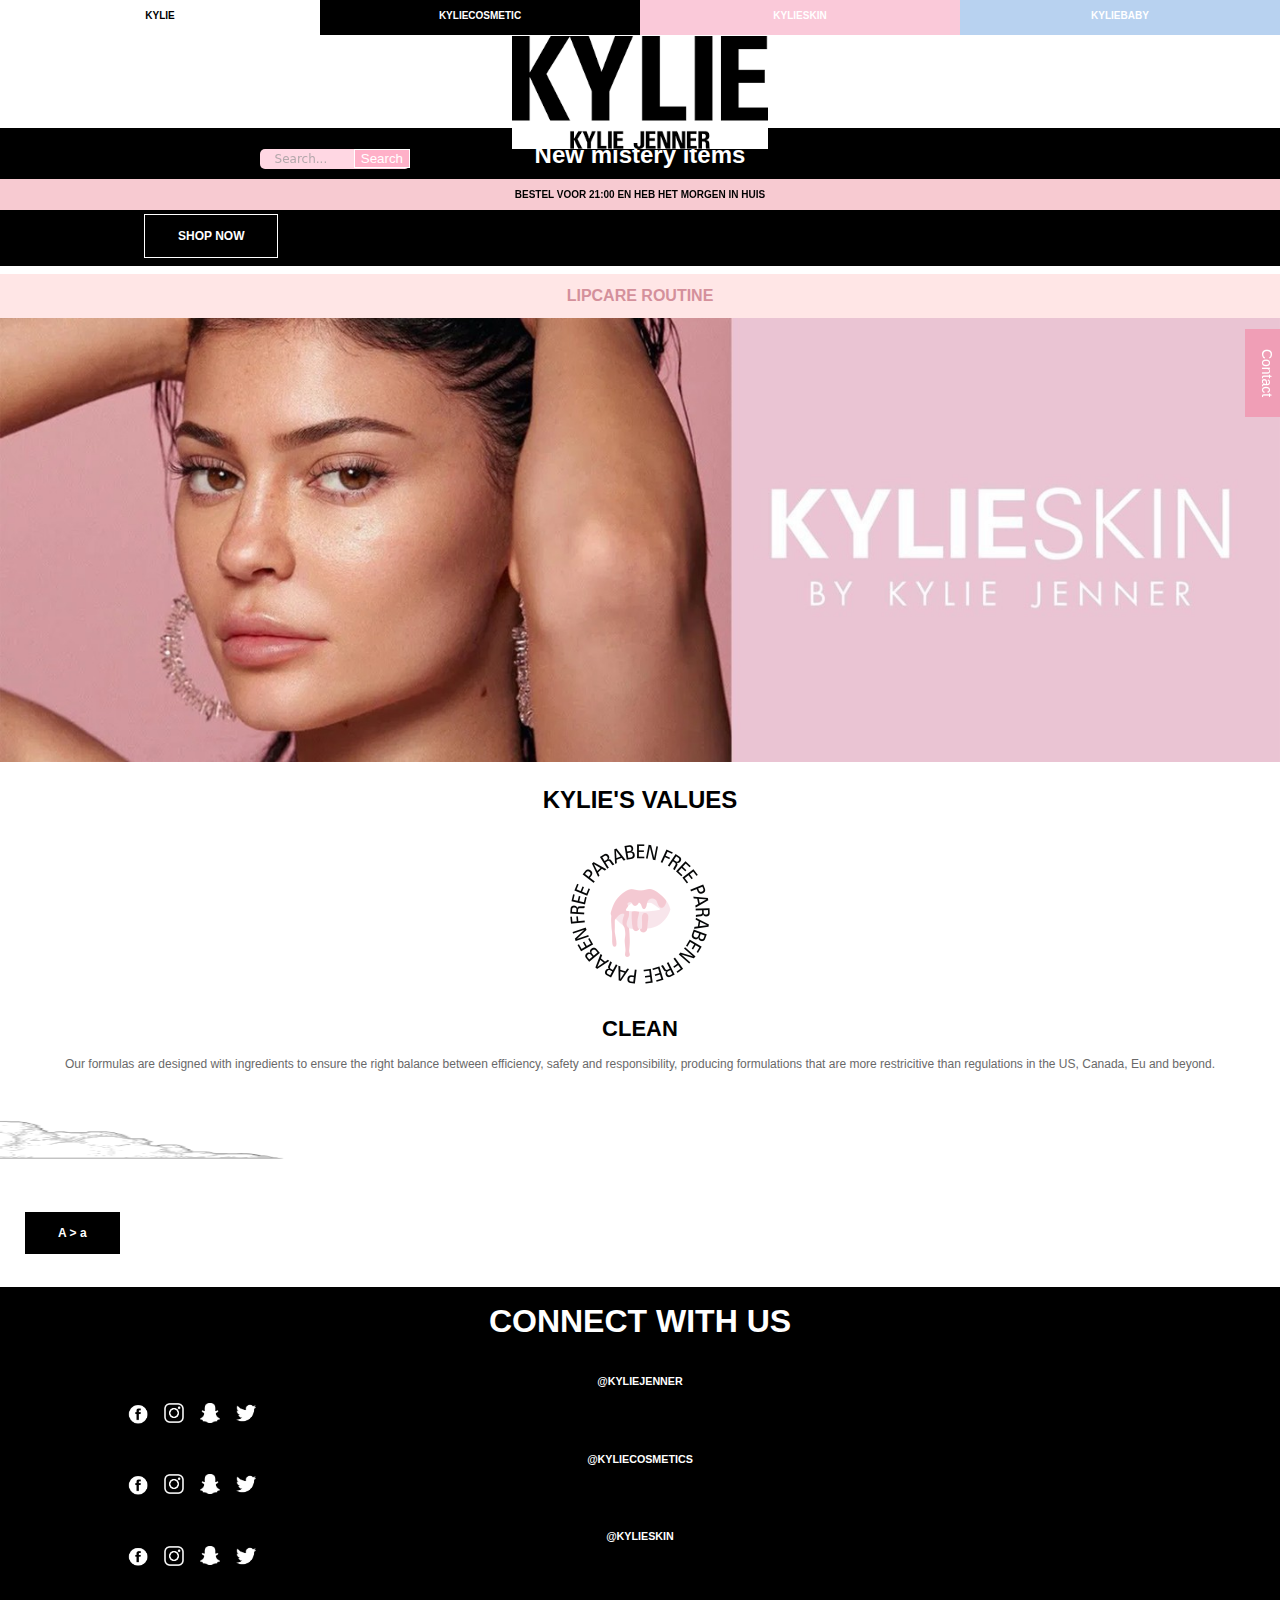
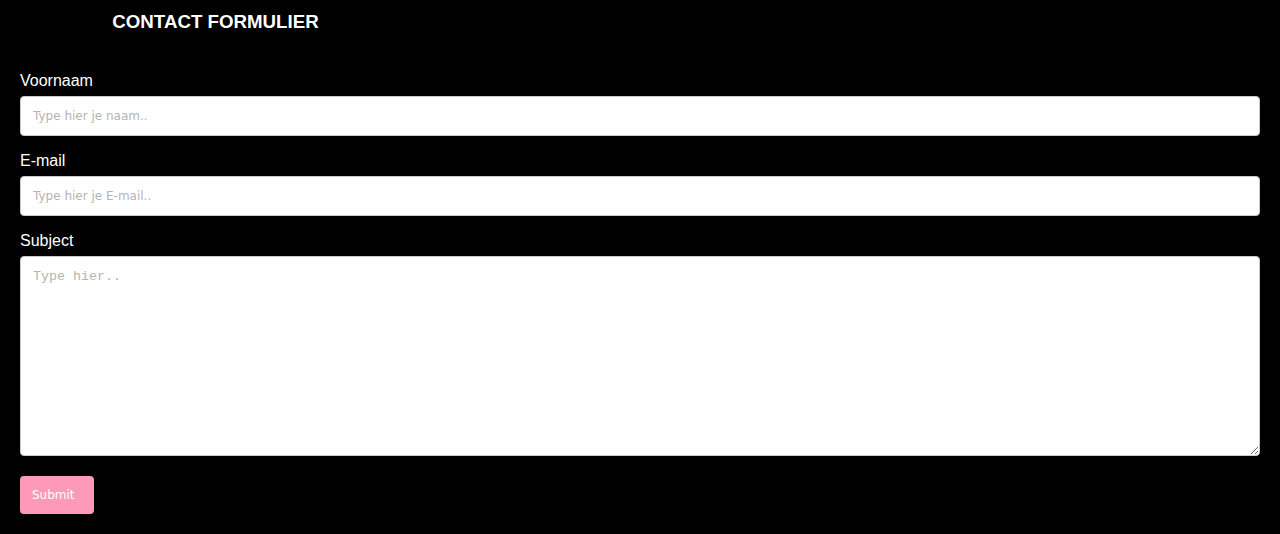
<file: Index.html>
<!DOCTYPE html>
<html lang="nl">
<head>
    <meta charset="UTF-8">
    <meta http-equiv="X-UA-Compatible" content="IE=edge">
    <meta name="viewport" content="width=device-width, initial-scale=1.0">
    <title>Kyliecosmetic</title>
    <link rel="Stylesheet" href="style/style.css" >

</head>
<body>
    <header>
        <nav>
            <ul>
                <li>KYLIE</li>
                <li>KYLIECOSMETIC</li>
                <li><a href="Kylieskin.html">KYLIESKIN</a></li>
                <li>KYLIEBABY</li>
            </ul>
        </nav>
      
      <li>
        <img class="logo" src="images/logo.png">
      </li>

      <form id="form"> 
        <input type="search" id="query" name="q" placeholder="Search..."
        aria-label="Search through site content">
        <button id="zoek">Search</button>
      </form>

    <p>BESTEL VOOR 21:00 EN HEB HET MORGEN IN HUIS</p>
    </header>
<main>

       <li> </li>
        
        <li id="new">
            <h2>New mistery items</h2>
            <button>SHOP NOW</button> 
        </li> 

        <p class="lipcare">LIPCARE ROUTINE</p>
        <img src="images/banner.jpg">

        <h2 class="values">KYLIE'S VALUES</h2>

        <img class="draai" src="images/kylievegan.jpeg">

        <h6>CLEAN</h6>
        <P>Our formulas are designed with ingredients to 
        ensure the right balance between efficiency, safety
        and responsibility, producing formulations that are more 
        restricitive than regulations in the US, Canada, Eu
        and beyond.</P>
   
       
   <img class="wolken" src="images/wolken.gif" alt="">
    

   <ul id=menu>
    <li><a href="#contact">Contact</a>
  </ul>
   
  <button class="knopje">A > a</button>




</main>

<footer>
    <h1 id="footer">CONNECT WITH US</h1>

 
    <h6 id="social">@KYLIEJENNER</h6>
    <h6 id="social">@KYLIECOSMETICS</h6>
    <h6 id="social">@KYLIESKIN</h6>

   <div id="icon">
    <ul>
        <li><img src="images/facebook.png" alt=""></li>
        <li><img src="images/insta.png" alt=""></li>
        <li><img src="images/snapchat.png" alt=""></li>
        <li><img src="images/twitter.png" alt=""></li>
    </ul>
 </div>
    
 <div id="icon">
    <ul>
        <li><img src="images/facebook.png" alt=""></li>
        <li><img src="images/insta.png" alt=""></li>
        <li><img src="images/snapchat.png" alt=""></li>
        <li><img src="images/twitter.png" alt=""></li>
    </ul>
 </div>
    
 <div id="icon">
    <ul>
        <li><img src="images/facebook.png" alt=""></li>
        <li><img src="images/insta.png" alt=""></li>
        <li><img src="images/snapchat.png" alt=""></li>
        <li><img src="images/twitter.png" alt=""></li>
    </ul>
 </div>

  
 <h3>CONTACT FORMULIER</h3>

 <div class="container">
   <form action="/action_page.php">
     <label for="fname">Voornaam</label>
     <input type="text" id="fname" name="firstname" placeholder="Type hier je naam.." required>
 
     <label for="lname">E-mail</label>
     <input type="text" id="lname" name="lastname" placeholder="Type hier je E-mail.." required>
 
 
     <label for="subject">Subject</label>
     <textarea id="subject" name="subject" placeholder="Type hier.." style="height:200px"></textarea>
 
     <input type="submit" value="Submit">
   </form>
 </div>

</footer>

  <script src="JavaScript.js"></script>
</body>
</html>
</file>
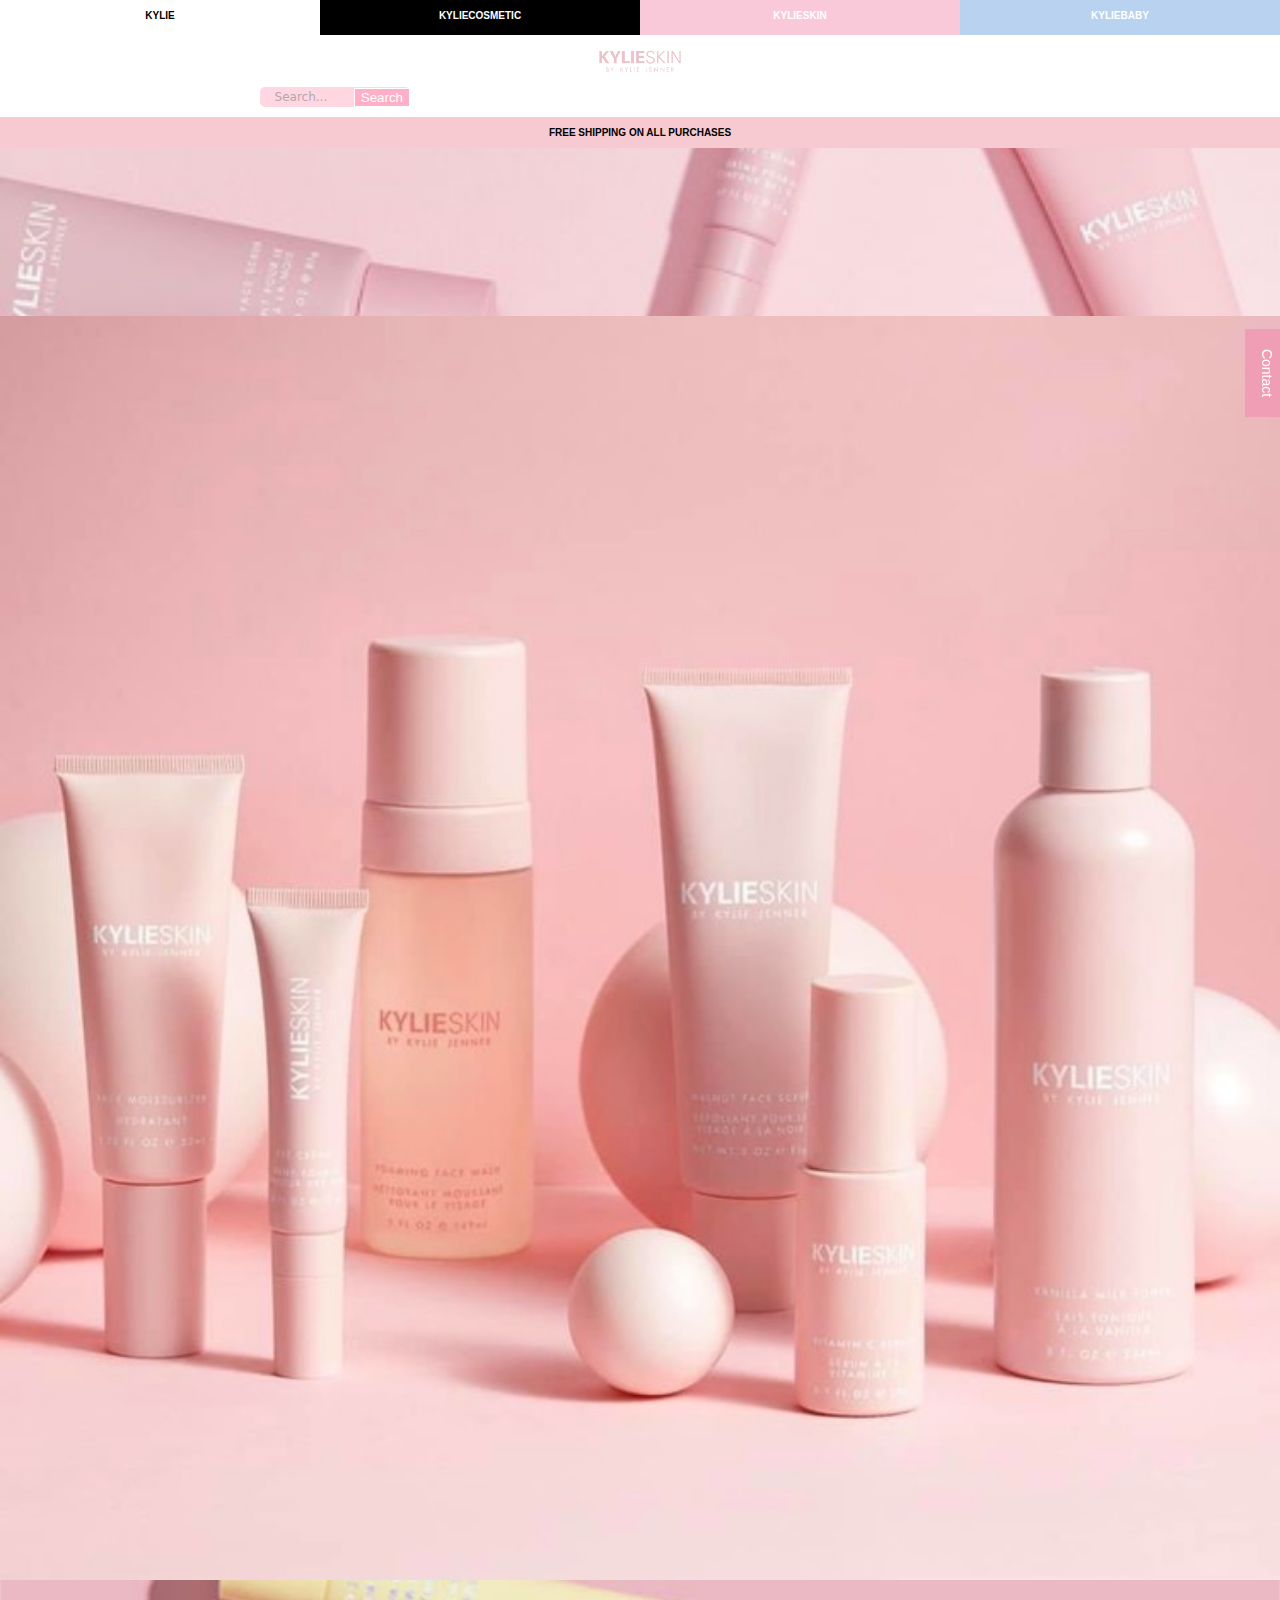
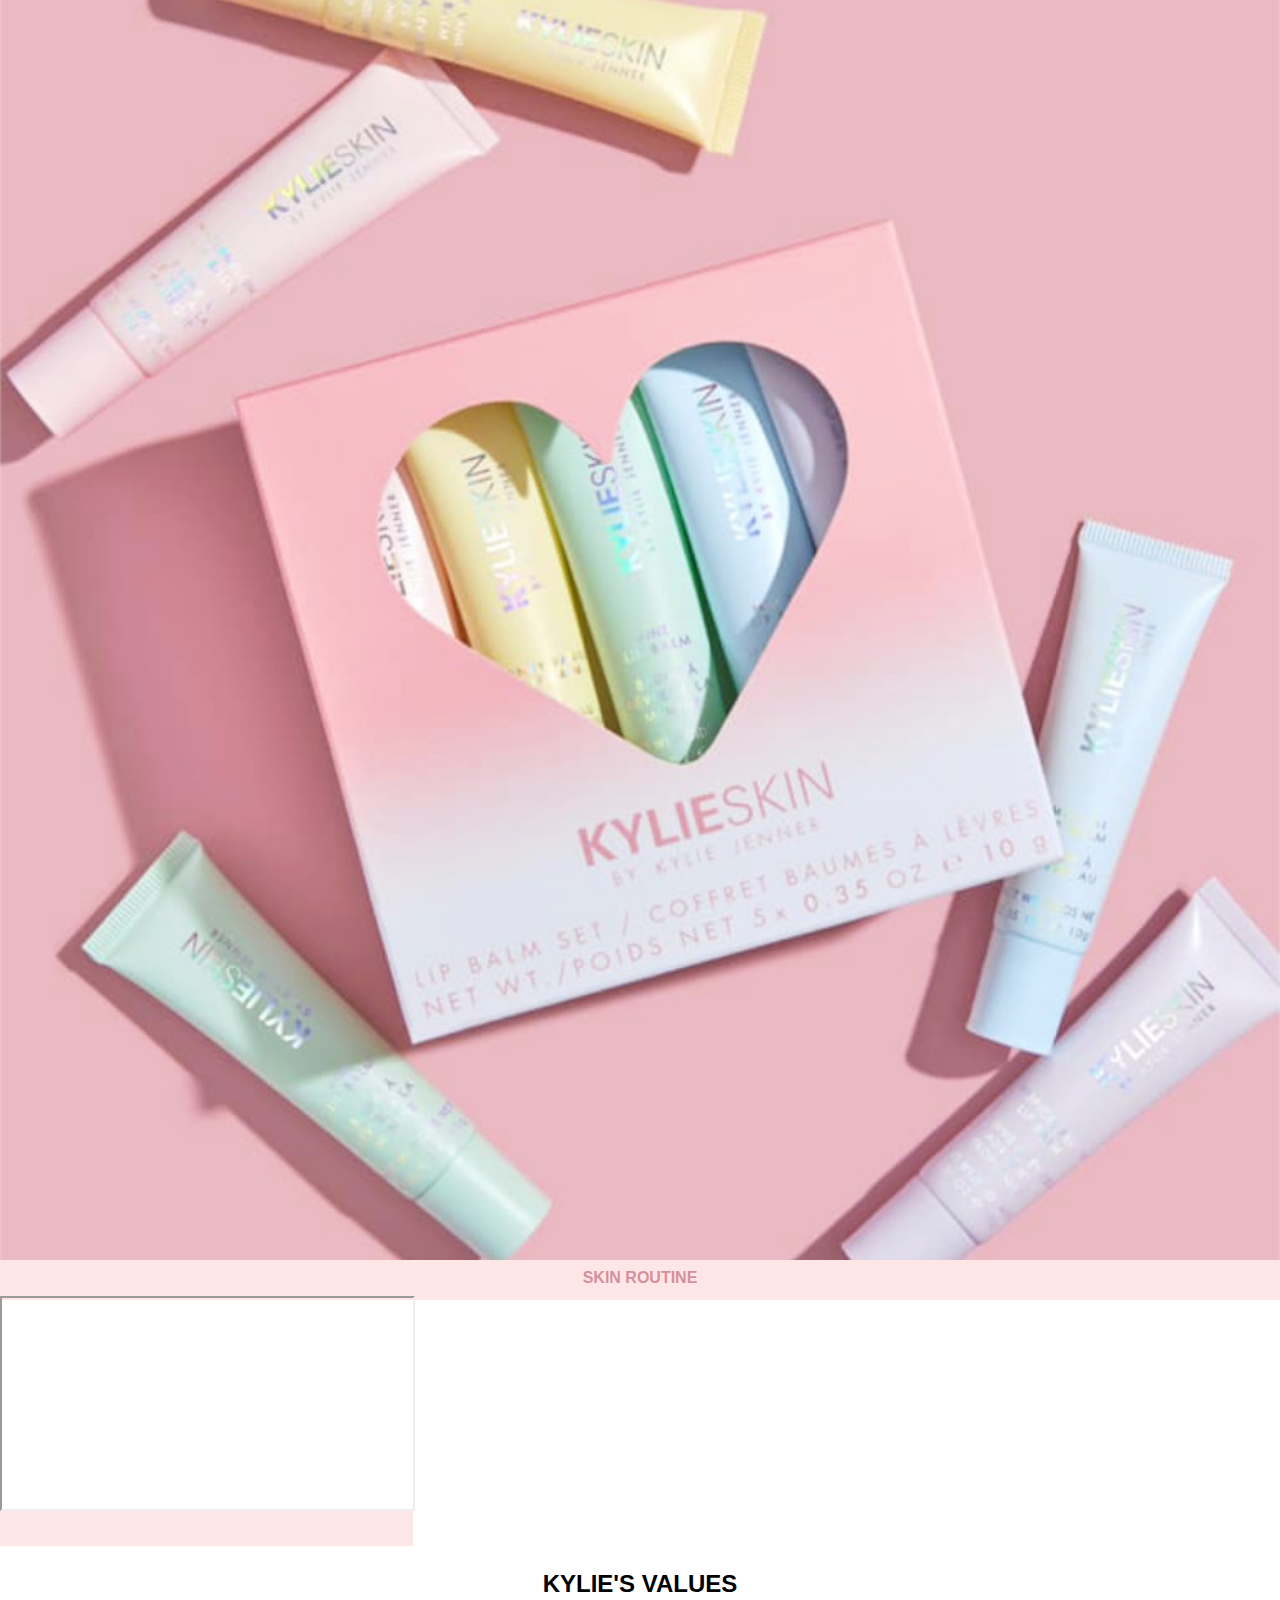
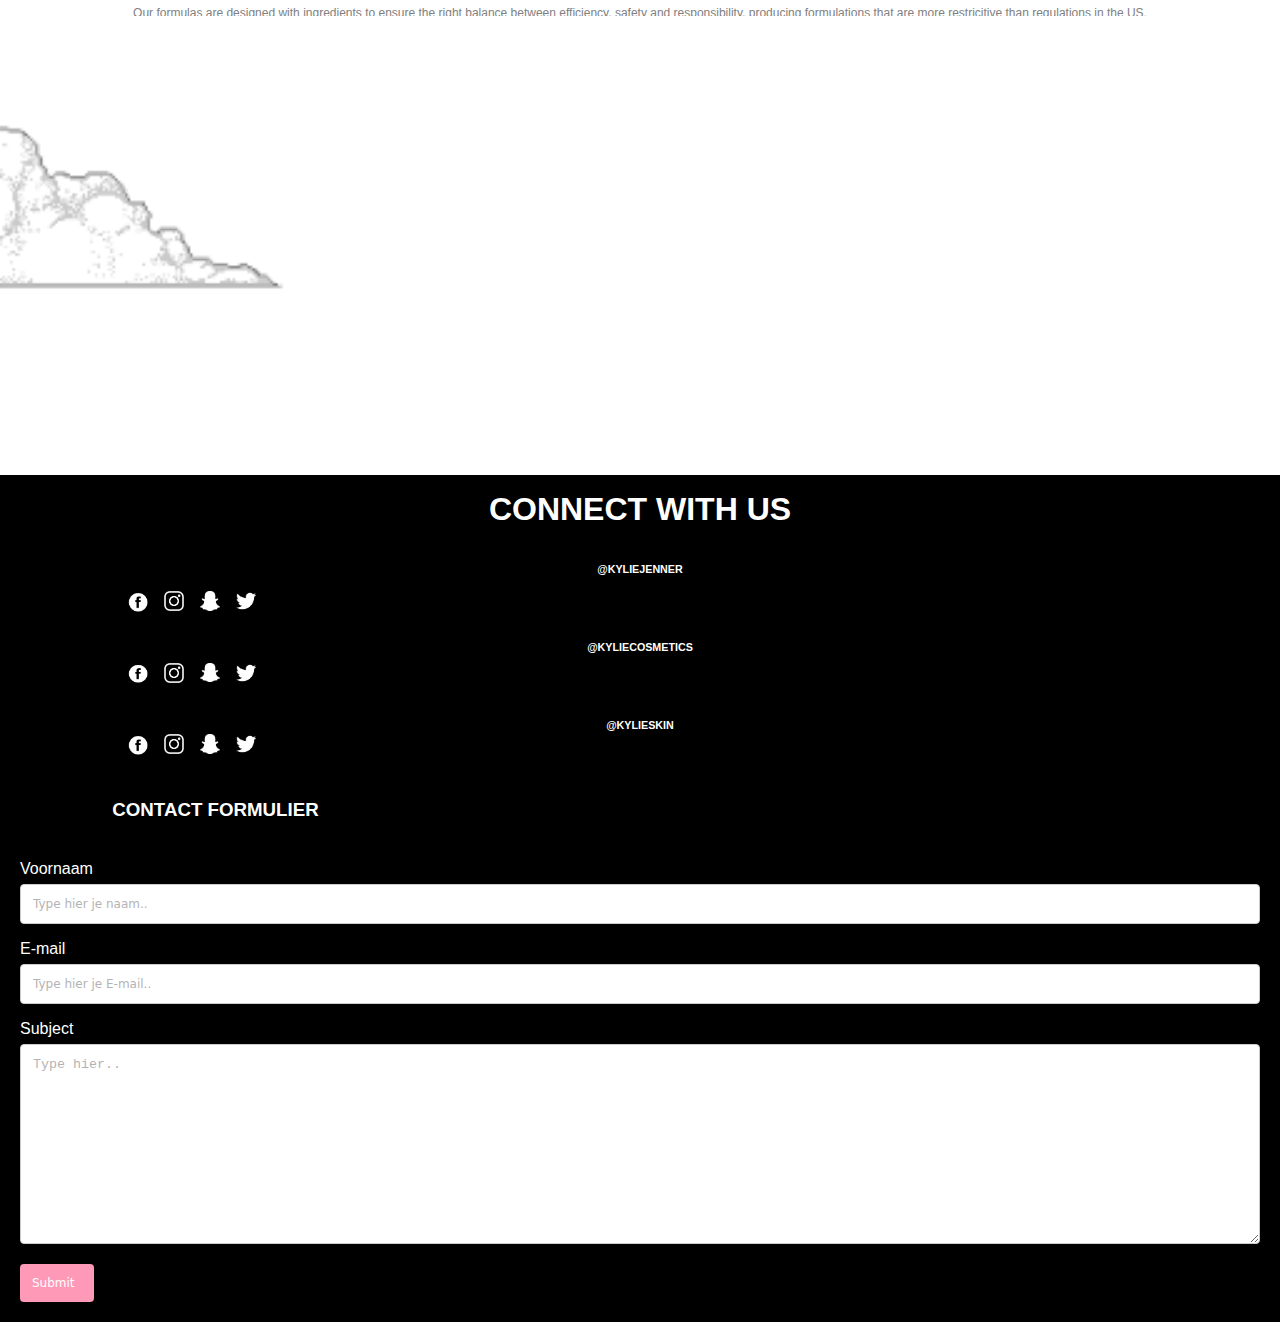
<file: Kylieskin.html>
<!DOCTYPE html>
<html lang="nl">
<head>
    <meta charset="UTF-8">
    <meta http-equiv="X-UA-Compatible" content="IE=edge">
    <meta name="viewport" content="width=device-width, initial-scale=1.0">
    <title>Kyliecosmetic</title>
    <link rel="Stylesheet" href="style/style.css" >
    

</head>
<body>
 
    <header id="kylieskin">
        <nav>
            <ul>
                <li><a href="Index.html">KYLIE</a></li>
                <li>KYLIECOSMETIC</li>
                <li>KYLIESKIN</li>
                <li>KYLIEBABY</li>
            </ul>
        </nav>
        <img id="roze" src="images/logoroze.png">

        <form id="form"> 
            <input type="search" id="query" name="q" placeholder="Search...">
            <button id="zoek" type="submit">Search</button>
          </form>
     
    <p>FREE SHIPPING ON ALL PURCHASES</p>
    </header>

<main>
    
    <ul>
        <li><img id="skin" src="images/Productskin.png"></li>
        <li><img id="skinproduct" src="images/productskin1.jpg"></li>
        <li><img  src="images/productskin2.jpg"></li>
    </ul>
     
    <p id="routine">SKIN ROUTINE</p>

    <iframe src="https://www.youtube.com/embed/rtgmGFbm0kg" title="YouTube video player" ></iframe>

    <p id="black"></p>

    <h2 class="values">KYLIE'S VALUES</h2>

    
    <P id="clean">Our formulas are designed with ingredients to 
    ensure the right balance between efficiency, safety
    and responsibility, producing formulations that are more 
    restricitive than regulations in the US.</P>

   
<img class="wolken" src="images/wolken.gif" alt="">

   <ul id=menu>
    <li><a href="#contact">Contact</a>
  </ul>

 
</main>
<footer>
    <h1 id="footer">CONNECT WITH US</h1>



    
    <h6 id="social">@KYLIEJENNER</h6>
    <h6 id="social">@KYLIECOSMETICS</h6>
    <h6 id="social">@KYLIESKIN</h6>

   <div id="icon">
    <ul>
        <li><img src="images/facebook.png" alt=""></li>
        <li><img src="images/insta.png" alt=""></li>
        <li><img src="images/snapchat.png" alt=""></li>
        <li><img src="images/twitter.png" alt=""></li>
    </ul>
 </div>
    
 <div id="icon">
    <ul>
        <li><img src="images/facebook.png" alt=""></li>
        <li><img src="images/insta.png" alt=""></li>
        <li><img src="images/snapchat.png" alt=""></li>
        <li><img src="images/twitter.png" alt=""></li>
    </ul>
 </div>
    
 <div id="icon">
    <ul>
        <li><img src="images/facebook.png" alt=""></li>
        <li><img src="images/insta.png" alt=""></li>
        <li><img src="images/snapchat.png" alt=""></li>
        <li><img src="images/twitter.png" alt=""></li>
    </ul>
 </div>
    
 <h3>CONTACT FORMULIER</h3>

<div class="container">
  <form action="/action_page.php">
    <label for="fname">Voornaam</label>
    <input type="text" id="fname" name="firstname" placeholder="Type hier je naam.." required>

    <label for="lname">E-mail</label>
    <input type="text" id="lname" name="lastname" placeholder="Type hier je E-mail.." required>


    <label for="subject">Subject</label>
    <textarea id="subject" name="subject" placeholder="Type hier.." style="height:200px"></textarea>

    <input  type="submit" value="Submit">
  </form>
</div>
    

</footer>
    
</body>
</html>
</file>
<file: style/style.css>
*, *::after, *::before {
    box-sizing:border-box;  
  }
  
  :root {
    --main-color:rgb(248, 195, 213);
    --secondairy-color:rgb(0, 0, 0);
    --hightlight-color:White;
    
    --background-color:white;
    --background-highlight-color:#ffffff;
    
    --shadow-color:#2F4F4F33;
  }

  body {
    margin:0;
    background-color:var(--background-color);
    
    font-family:'Saira', sans-serif;
    color:var(--main-color);
  }


  header {
    background-color: white;
    height: 8em;
  }

  footer{
    background-color: black;
    margin-top: 4em;
  }

 


 /* Dit is om de gehele header met de NAV op zijn plek te houden*/

 header {
  position: fixed;
  width: 100%;

 }




  /************/
  /***NAVBAR***/
  /************/
  
  ul {
    margin:0;
    padding:0;
    list-style:none;
    
  }

  /*NAV*/
  nav{
    display: block;
  }

  header ul:nth-of-type(1){
   display: flex;
   text-transform: uppercase;
   margin:auto;
   align-items: center;
   height: 20px;
   
 }

 


 /*Dit is het eerste blok van de NAV waarin 
   de tekst Kylie staat*/
 
  header ul li:nth-of-type(1){
    background-color: rgb(255, 255, 255);
    font-size: 10px;
    color: rgb(0, 0, 0);
    text-align: center;
    font-weight: 700;
    width: 100%;
    height: 3.5em;
    padding: 1em 1em;
    margin-top: 15px;
    
  }

  /*Dit is het tweede blok van de NAV waarin de tekst
    Kyliecosmetic staat*/

  header ul li:nth-of-type(2){
    background-color: black;
    font-size: 10px;
    color: white;
    text-align: center;
    font-weight: 700;
    width: 100%;
    height: 3.5em;
    padding: 1em 1em;
    margin-top: 15px;
  }

  /*Dit is het derde blok van de NAV waarin de tekst
     Kylieskin staat*/
  
  header ul li:nth-of-type(3){
    background-color: rgb(250, 201, 217);
    font-size: 10px;
    color: white;
    text-align: center;
    font-weight: 700;
    width: 100%;
    height: 3.5em;
    padding: 1em 1em;
    margin-top: 15px;

  }

   /*Dit is het vierde blok van de NAV waarin de tekst
     Kyliebaby staat*/

  header ul li:nth-of-type(4){
    background-color: rgb(184, 210, 240);
    font-size: 10px;
    color: white;
    text-align: center;
    font-weight: 700;
    width: 100%;
    height: 3.5em;
    padding: 1em 1em;
    margin-top: 15px;
  }

  /*Dit staat onder het logo van de website over het bestellen
    voor 21:00*/
     
  header p:nth-of-type(1) {
    background-color: rgb(247, 202, 209);
    
    justify-content: center;
    margin-top: 1em;
    color: black;
    font-size: 10px;
    text-align: center;
    font-weight: bolder;
    white-space: nowrap;
    overflow: hidden;
    text-overflow: ellipsis;
    padding: 1em 1em;  
  }


  


  
  /************/
  /***IMAGES***/
  /***********/

  /*De tweede foto van Pagina 1 waarop Kylie te zien is*/
  main img:nth-of-type(1) {
    width: 100%;
    height: auto;
    margin-top: -1em;
    align-items: center;
    display: flex; 
  }


  /*De derde image van pagina 1 onder Kylie's value's titel */
  main img:nth-of-type(2) {
    width: 40%;
    align-items: center;
    max-width: 10em;
    margin-left: auto;
    margin-right: auto;
    display: flex;
    
  }

  /*Dit is een GIF dat onder de tekst voorbij komt van 
    Kylie's values*/
  .wolken{
    height: 100px;
    width: 100%;
  }
  

  /*Dit is om te zorgen dat Het tekst vlak waar de shop now buttons staat
    onder de NAV/header komt te staan*/
  main li:nth-of-type(1) {
    height: 8em;
  }

  
  /*Het logo van pagina 1 dat in de header staat*/
  header img:nth-of-type(1) {
    width: 20%;
    margin-left: auto;
    margin-right: auto;
    align-items: center;
    display: flex;
    margin-top: 1em;
    background-color: white;
    
  }

  /**********************/
  /******** link ********/
  /**********************/
  
  /*Dit is voor de NAV waarbij de linkjes naar de pagina's
    een balk onder zich krijgen wanneer de muis over de hover gaat*/

  header a{
    position:relative;
  
    color:var(--link-color);
    
    text-decoration:none;
    outline:none;
  }

  header a::before {
    content:"";
    background-color:currentcolor;
    
    position:absolute;
    
    left:.5em;
    right:.5em;
    bottom:-.25em;
    
    height:.25em;
    
    border-radius:.125em;
    
    transform:scalex(0);
    transition:.3s;
  }

  header a:hover::before {
    transform:scalex(1);
  }
  

 /************************/
 /***P en H van de Main***/
 /************************/

 /*Is op de eerste pagina waarin de tekst lipcare routine
   staat, dit is de gehele stijling daarvan*/
 main p:nth-of-type(1) {
  display: flex;
  justify-content: center;
  padding: .80em;
  text-decoration: none;
  font-weight: 700;
  color:rgb(212, 144, 155);
  background-color: rgb(255, 230, 230);
  
}


 /*De informatie tekst van kylie's values dat onder het kopje
  clean staat*/
 main p:nth-of-type(2) {
  display: flex;
  justify-content: center;
  
  font-size: 12px;
  color: rgb(105, 105, 105);
  font-family: Arial, Helvetica, sans-serif;
  padding: 1em;
  text-decoration: none;
  margin-right: 3.25em;
  margin-left: 3.25em;
  
  text-align: center;
  margin-top: -4em;
}


/*De h6 van de eerste pagina De titel clean*/
main h6:nth-of-type(1) {
  margin-top: 1em;
  background-color: white;
  color: black;
  text-align: center;
  font-size: 22px;
}


/*H2 van de eerste pagina*/
main li h2:nth-of-type(1) {
  text-align: center;
  background-color: black;
  height: 6em;
  color: white;
  margin-top: -.25em;
  padding: 0.80em;
}


/* De titel kylie's values*/
.values {
  background-color: white;
  color: black;
  text-align: center;
  margin-top: 1em;
}





/**************/
/*** Button ***/
/**************/

/*De contact button*/
main li a:nth-of-type(1) {
  display: flex;
  justify-content: center;
  font-family: "Helvetica Neue", Helvetica, sans-serif;
  
  
  color: #ffffff;
  background-color: rgb(240, 158, 182);
  margin-top: -7em;
  height: -3em;
  padding: 12px 44px;
  text-decoration: none;
  font-weight: 400;
  line-height: 20px;
  margin-left: 8em;
  margin-right: 8em;
  font-size: 14px;
}

/*hover van de button in het zwarte vlak*/
main li a:nth-of-type(1) :hover{
  cursor: pointer;
 
}


/*Contact button aan de zeikant van de pagina*/
#menu {
  position: fixed;
  right: 0;
  top: 50%;
  width: 13em;
  margin-top: -9em;
  transform: rotate(90deg);
   
}


/* De shop now button met hover*/

 main button {
  grid-column:1/-1;
  margin:0 1em 1em 1em;
  padding: 11px 33px;
  line-height: 20px;
  margin-left: 12em ;
  margin-top: -6em;
  height: -3em;

  display: flex;
  justify-content: center;

  font-family:inherit;
  font-size: 12px;
  font-weight:700;
  border: 1px solid white;
  
  cursor:pointer;
  
  color:white;
  background-color:black;
}

main button:hover,
main button:focus {
  color:black;
  background-color:white;
}







/********************************/
/*** Alle id's van de pagina's***/
/********************************/

#roze {
  width: 7em;
}

#skinproduct {
   margin-top: 4.50em;
}

#skin {
  margin-top: 7.25em;
}

#kylieskin {
  margin-top: -7.25em;
}

iframe {
  width:415px;
  height:215px;
  
}

#routine {
  margin-top: -0.25em;
  margin-bottom: -0.25em;
}

#clean{
  margin-top: -1em;
  background-color: white;
  color: grey;
  text-align: center;
  margin-left: 4em;
  margin-right: 4em;
  font-size: 12px;
  
}

#black {
  background-color:rgb(255, 230, 230);
  margin-top: -0.40em;
  width: 425px;
  margin-left: -1em;
  height: 3em;
}

#social {

  height: 9.25em;
}

#icon{
  margin-top: -7.75em;
}




/**************************/
/***Alles voor de footer***/
/**************************/

  /*om de social iconen op hun plek te zetten*/
  footer ul{
    display: flex;
    margin-left: 7em;
    background-color: black;
  
  }
  
  /*Om de social iconen te stijlen*/
  footer ul li img{
    display: list-item;
    text-transform: uppercase;
    margin:auto;
    align-items: center;
    margin-top: 2em;
    width: 20px;
    background-color: black;
    margin-left: 1em;
    
  }

  /*Stijling van de titel in de footer, Connect with us*/
  #footer {
  background-color: black;
  height: 3em;
  margin-top: -1em;
  text-align: center;
  padding: 0.50em;
  color: white;
}


 /* De social namen van de footer*/
  footer h6 {
  background-color: black;
  color: white;
  margin: auto;
  padding: 2.25em;
  margin-top: -5em;
  text-decoration: none;
  text-align: center;
  margin-bottom: 3em;
}


/********************************/
/*Contact formulier in de footer*/
/********************************/

input[type=text], select, textarea {
  width: 100%;
  padding: 12px;
  border: 1px solid #ccc;
  border-radius: 4px;
  box-sizing: border-box;
  margin-top: 6px;
  margin-bottom: 16px;
  resize: vertical;
  background-color: white;
}

input[type=submit] {
  background-color: #ff99b8;
  color: white;
  padding: 12px ;
  width: 50px;
  border: none;
  border-radius: 4px;
  cursor: pointer;
  
}

input[type=submit]:hover {
  background-color: #ffffff;
  color: black;
}

label{
  color: white;
}

.container {
  border-radius: 5px;
  background-color:black;
  padding: 20px;
}

h3{
  color: white;
  margin-top: 10em;
  text-align: center;
  display: flex;
  text-decoration:none;
  margin-left: 6em;
 ;
}





/*****************/
/***Zoekfunctie***/
/*****************/


#form {
  background-color: #ffd7e3;
  width: 150px;
  height: 20px;
  border-radius: 5px;
  display: flex;
  flex-direction: row;
  align-items: center;
  align-content: center;
  text-decoration: none;
  align-items: center;
  display: flex;
  text-align: center;
  margin-left: 16.25em;
  
}

input {
  all: unset;
  font: 12px system-ui;
  color: #fff;
  height: 100%;
  width: 100%;
  padding: 6px 10px;
}

::placeholder {
  color: rgb(148, 148, 148);
  opacity: 0.7; 
}

#zoek {
  background-color: rgb(255, 176, 200);
  color: white;
  border: 1px solid white;
}



/******************************************/
/**** Voor javascript, lettertype grote****/
/******************************************/

.groter {
  font-size: 17px;
}

.knopje {
  margin-top: 1em;
  margin-left: 2em;
}
</file>
